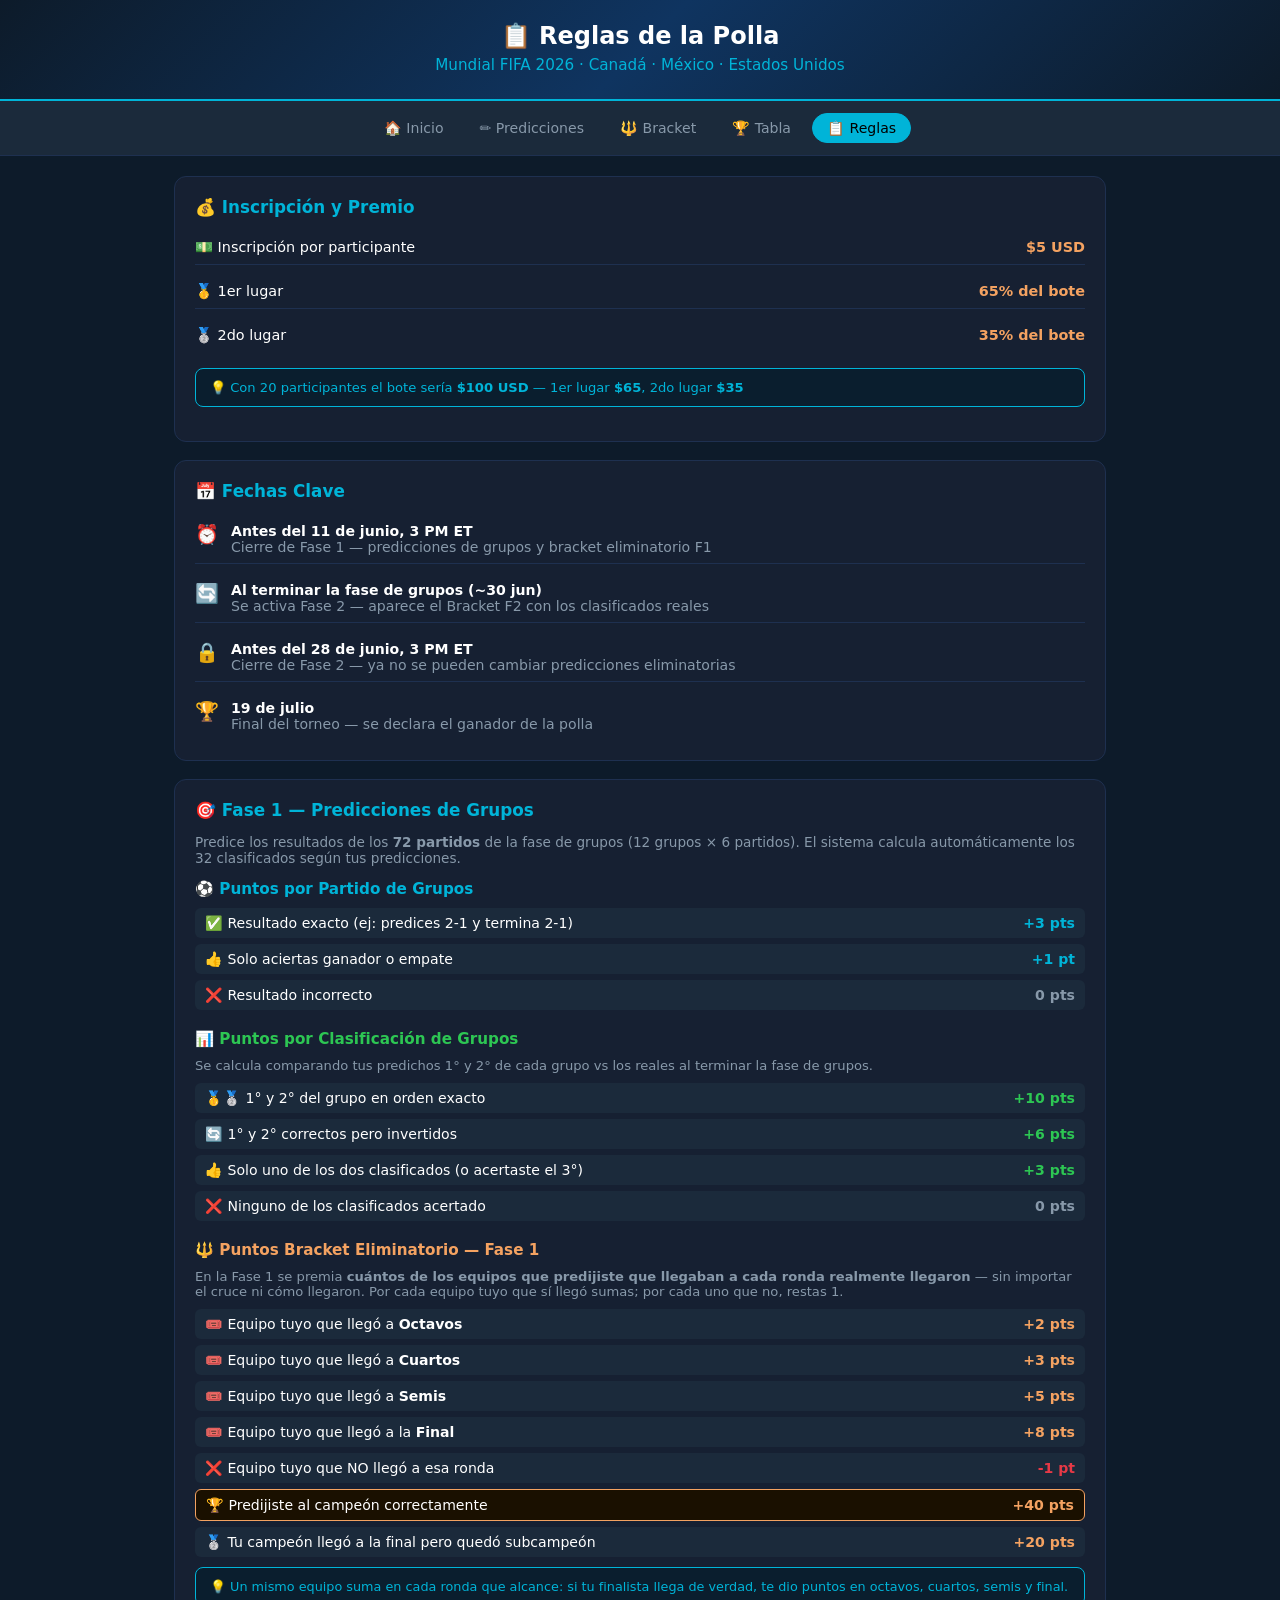
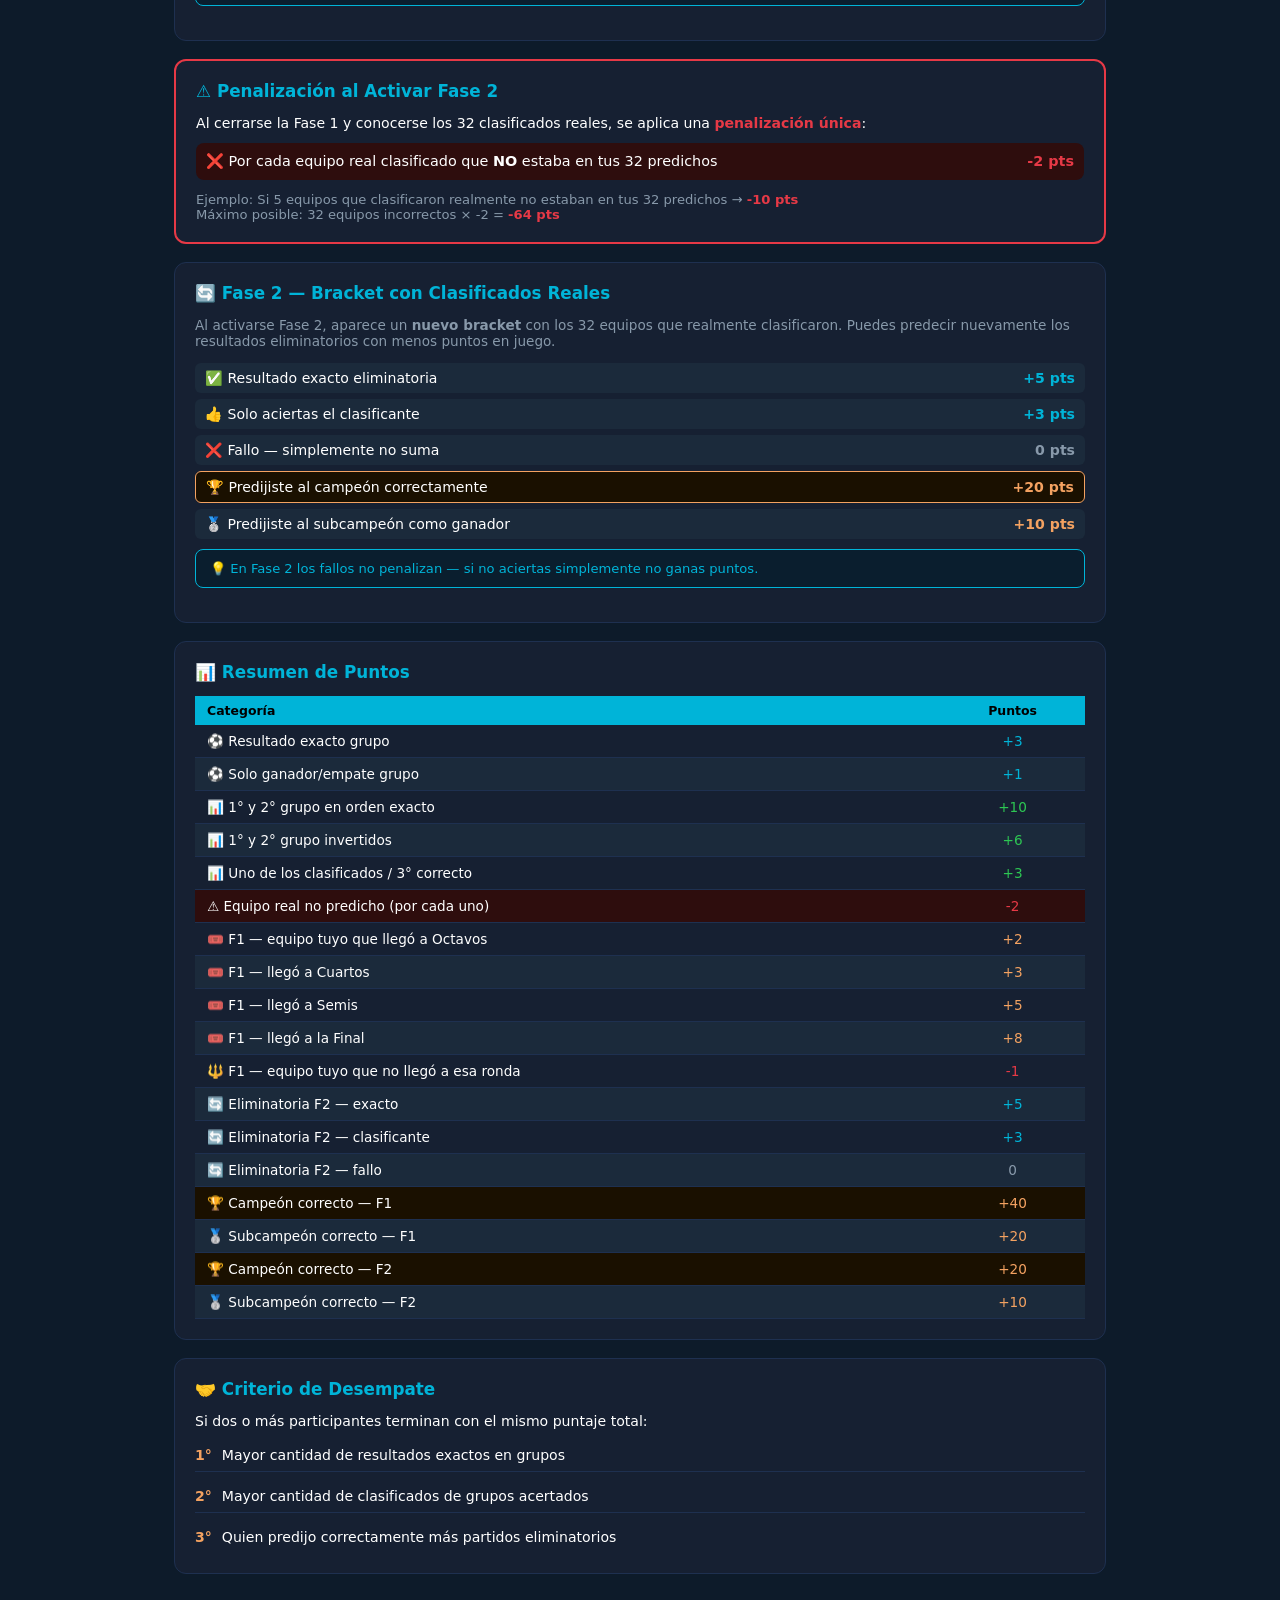
<file: rules.html>
<!DOCTYPE html><html lang="es"><head>
<meta charset="UTF-8"><meta name="viewport" content="width=device-width,initial-scale=1">
<title>Reglas · Polla Mundial 2026</title>
<link rel="stylesheet" href="css/style.css?v=dffb0c5">
</head><body>
<div class="hero" style="padding:22px">
  <h1 style="font-size:1.5rem">📋 Reglas de la Polla</h1>
  <p class="sub">Mundial FIFA 2026 · Canadá · México · Estados Unidos</p>
</div>
<nav>
  <a href="index.html">🏠 Inicio</a>
  <a href="predictions.html">✏️ Predicciones</a>
  <a href="bracket.html">🔱 Bracket</a>
  <a href="leaderboard.html">🏆 Tabla</a>
  <a href="rules.html" class="active">📋 Reglas</a>
</nav>
<div class="container">

  <!-- INSCRIPCIÓN -->
  <div class="card">
    <h2>💰 Inscripción y Premio</h2>
    <div style="display:grid;gap:10px;font-size:.9rem">
      <div style="display:flex;justify-content:space-between;padding:8px 0;border-bottom:1px solid var(--border)">
        <span>💵 Inscripción por participante</span><strong class="text-gold">$5 USD</strong>
      </div>
      <div style="display:flex;justify-content:space-between;padding:8px 0;border-bottom:1px solid var(--border)">
        <span>🥇 1er lugar</span><strong class="text-gold">65% del bote</strong>
      </div>
      <div style="display:flex;justify-content:space-between;padding:8px 0">
        <span>🥈 2do lugar</span><strong class="text-gold">35% del bote</strong>
      </div>
    </div>
    <div class="alert alert-info mt-16" style="font-size:.82rem">
      💡 Con 20 participantes el bote sería <strong>$100 USD</strong> — 1er lugar <strong>$65</strong>, 2do lugar <strong>$35</strong>
    </div>
  </div>

  <!-- FECHAS CLAVE -->
  <div class="card">
    <h2>📅 Fechas Clave</h2>
    <div style="display:grid;gap:10px;font-size:.88rem">
      <div style="display:flex;gap:12px;padding:8px 0;border-bottom:1px solid var(--border);align-items:flex-start">
        <span style="font-size:1.2rem">⏰</span>
        <div><strong>Antes del 11 de junio, 3 PM ET</strong><br><span class="text-gray">Cierre de Fase 1 — predicciones de grupos y bracket eliminatorio F1</span></div>
      </div>
      <div style="display:flex;gap:12px;padding:8px 0;border-bottom:1px solid var(--border);align-items:flex-start">
        <span style="font-size:1.2rem">🔄</span>
        <div><strong>Al terminar la fase de grupos (~30 jun)</strong><br><span class="text-gray">Se activa Fase 2 — aparece el Bracket F2 con los clasificados reales</span></div>
      </div>
      <div style="display:flex;gap:12px;padding:8px 0;border-bottom:1px solid var(--border);align-items:flex-start">
        <span style="font-size:1.2rem">🔒</span>
        <div><strong>Antes del 28 de junio, 3 PM ET</strong><br><span class="text-gray">Cierre de Fase 2 — ya no se pueden cambiar predicciones eliminatorias</span></div>
      </div>
      <div style="display:flex;gap:12px;padding:8px 0;align-items:flex-start">
        <span style="font-size:1.2rem">🏆</span>
        <div><strong>19 de julio</strong><br><span class="text-gray">Final del torneo — se declara el ganador de la polla</span></div>
      </div>
    </div>
  </div>

  <!-- FASE 1 -->
  <div class="card">
    <h2>🎯 Fase 1 — Predicciones de Grupos</h2>
    <p class="text-gray" style="font-size:.85rem;margin-bottom:14px">
      Predice los resultados de los <strong>72 partidos</strong> de la fase de grupos (12 grupos × 6 partidos).
      El sistema calcula automáticamente los 32 clasificados según tus predicciones.
    </p>

    <h3 style="color:var(--accent);margin-bottom:10px;font-size:.95rem">⚽ Puntos por Partido de Grupos</h3>
    <div style="display:grid;gap:6px;font-size:.88rem;margin-bottom:20px">
      <div style="display:flex;justify-content:space-between;padding:7px 10px;background:var(--bg2);border-radius:6px">
        <span>✅ Resultado exacto (ej: predices 2-1 y termina 2-1)</span><strong class="text-accent">+3 pts</strong>
      </div>
      <div style="display:flex;justify-content:space-between;padding:7px 10px;background:var(--bg2);border-radius:6px">
        <span>👍 Solo aciertas ganador o empate</span><strong class="text-accent">+1 pt</strong>
      </div>
      <div style="display:flex;justify-content:space-between;padding:7px 10px;background:var(--bg2);border-radius:6px">
        <span>❌ Resultado incorrecto</span><strong class="text-gray">0 pts</strong>
      </div>
    </div>

    <h3 style="color:var(--green);margin-bottom:10px;font-size:.95rem">📊 Puntos por Clasificación de Grupos</h3>
    <p class="text-gray" style="font-size:.82rem;margin-bottom:10px">
      Se calcula comparando tus predichos 1° y 2° de cada grupo vs los reales al terminar la fase de grupos.
    </p>
    <div style="display:grid;gap:6px;font-size:.88rem;margin-bottom:20px">
      <div style="display:flex;justify-content:space-between;padding:7px 10px;background:var(--bg2);border-radius:6px">
        <span>🥇🥈 1° y 2° del grupo en orden exacto</span><strong class="text-green">+10 pts</strong>
      </div>
      <div style="display:flex;justify-content:space-between;padding:7px 10px;background:var(--bg2);border-radius:6px">
        <span>🔄 1° y 2° correctos pero invertidos</span><strong class="text-green">+6 pts</strong>
      </div>
      <div style="display:flex;justify-content:space-between;padding:7px 10px;background:var(--bg2);border-radius:6px">
        <span>👍 Solo uno de los dos clasificados (o acertaste el 3°)</span><strong class="text-green">+3 pts</strong>
      </div>
      <div style="display:flex;justify-content:space-between;padding:7px 10px;background:var(--bg2);border-radius:6px">
        <span>❌ Ninguno de los clasificados acertado</span><strong class="text-gray">0 pts</strong>
      </div>
    </div>

    <h3 style="color:var(--gold);margin-bottom:10px;font-size:.95rem">🔱 Puntos Bracket Eliminatorio — Fase 1</h3>
    <p class="text-gray" style="font-size:.82rem;margin-bottom:10px">
      En la Fase 1 se premia <strong>cuántos de los equipos que predijiste que llegaban a cada ronda realmente llegaron</strong> — sin importar el cruce ni cómo llegaron. Por cada equipo tuyo que sí llegó sumas; por cada uno que no, restas 1.
    </p>
    <div style="display:grid;gap:6px;font-size:.88rem;margin-bottom:10px">
      <div style="display:flex;justify-content:space-between;padding:7px 10px;background:var(--bg2);border-radius:6px">
        <span>🎟️ Equipo tuyo que llegó a <strong>Octavos</strong></span><strong class="text-gold">+2 pts</strong>
      </div>
      <div style="display:flex;justify-content:space-between;padding:7px 10px;background:var(--bg2);border-radius:6px">
        <span>🎟️ Equipo tuyo que llegó a <strong>Cuartos</strong></span><strong class="text-gold">+3 pts</strong>
      </div>
      <div style="display:flex;justify-content:space-between;padding:7px 10px;background:var(--bg2);border-radius:6px">
        <span>🎟️ Equipo tuyo que llegó a <strong>Semis</strong></span><strong class="text-gold">+5 pts</strong>
      </div>
      <div style="display:flex;justify-content:space-between;padding:7px 10px;background:var(--bg2);border-radius:6px">
        <span>🎟️ Equipo tuyo que llegó a la <strong>Final</strong></span><strong class="text-gold">+8 pts</strong>
      </div>
      <div style="display:flex;justify-content:space-between;padding:7px 10px;background:var(--bg2);border-radius:6px">
        <span>❌ Equipo tuyo que NO llegó a esa ronda</span><strong style="color:var(--red)">-1 pt</strong>
      </div>
      <div style="display:flex;justify-content:space-between;padding:7px 10px;background:#1a1000;border-radius:6px;border:1px solid var(--gold)">
        <span>🏆 Predijiste al campeón correctamente</span><strong class="text-gold">+40 pts</strong>
      </div>
      <div style="display:flex;justify-content:space-between;padding:7px 10px;background:var(--bg2);border-radius:6px">
        <span>🥈 Tu campeón llegó a la final pero quedó subcampeón</span><strong class="text-gold">+20 pts</strong>
      </div>
    </div>
    <div class="alert alert-info" style="font-size:.8rem">💡 Un mismo equipo suma en cada ronda que alcance: si tu finalista llega de verdad, te dio puntos en octavos, cuartos, semis y final.</div>
  </div>

  <!-- TRANSICIÓN F1 → F2 -->
  <div class="card" style="border:2px solid var(--red)">
    <h2>⚠️ Penalización al Activar Fase 2</h2>
    <p style="font-size:.88rem;margin-bottom:12px">
      Al cerrarse la Fase 1 y conocerse los 32 clasificados reales, se aplica una <strong style="color:var(--red)">penalización única</strong>:
    </p>
    <div style="display:flex;justify-content:space-between;padding:10px;background:#2e0d0d;border-radius:8px;font-size:.9rem;margin-bottom:12px">
      <span>❌ Por cada equipo real clasificado que <strong>NO</strong> estaba en tus 32 predichos</span>
      <strong style="color:var(--red);margin-left:12px;white-space:nowrap">-2 pts</strong>
    </div>
    <p class="text-gray" style="font-size:.82rem">
      Ejemplo: Si 5 equipos que clasificaron realmente no estaban en tus 32 predichos → <strong style="color:var(--red)">-10 pts</strong><br>
      Máximo posible: 32 equipos incorrectos × -2 = <strong style="color:var(--red)">-64 pts</strong>
    </p>
  </div>

  <!-- FASE 2 -->
  <div class="card">
    <h2>🔄 Fase 2 — Bracket con Clasificados Reales</h2>
    <p class="text-gray" style="font-size:.85rem;margin-bottom:14px">
      Al activarse Fase 2, aparece un <strong>nuevo bracket</strong> con los 32 equipos que realmente clasificaron.
      Puedes predecir nuevamente los resultados eliminatorios con menos puntos en juego.
    </p>
    <div style="display:grid;gap:6px;font-size:.88rem;margin-bottom:10px">
      <div style="display:flex;justify-content:space-between;padding:7px 10px;background:var(--bg2);border-radius:6px">
        <span>✅ Resultado exacto eliminatoria</span><strong style="color:#00b4d8">+5 pts</strong>
      </div>
      <div style="display:flex;justify-content:space-between;padding:7px 10px;background:var(--bg2);border-radius:6px">
        <span>👍 Solo aciertas el clasificante</span><strong style="color:#00b4d8">+3 pts</strong>
      </div>
      <div style="display:flex;justify-content:space-between;padding:7px 10px;background:var(--bg2);border-radius:6px">
        <span>❌ Fallo — simplemente no suma</span><strong class="text-gray">0 pts</strong>
      </div>
      <div style="display:flex;justify-content:space-between;padding:7px 10px;background:#1a1000;border-radius:6px;border:1px solid var(--gold)">
        <span>🏆 Predijiste al campeón correctamente</span><strong class="text-gold">+20 pts</strong>
      </div>
      <div style="display:flex;justify-content:space-between;padding:7px 10px;background:var(--bg2);border-radius:6px">
        <span>🥈 Predijiste al subcampeón como ganador</span><strong class="text-gold">+10 pts</strong>
      </div>
    </div>
    <div class="alert alert-info mt-8" style="font-size:.82rem">
      💡 En Fase 2 los fallos no penalizan — si no aciertas simplemente no ganas puntos.
    </div>
  </div>

  <!-- RESUMEN TOTAL -->
  <div class="card">
    <h2>📊 Resumen de Puntos</h2>
    <div style="overflow-x:auto">
      <table class="standings-table" style="font-size:.85rem">
        <thead>
          <tr><th>Categoría</th><th>Puntos</th></tr>
        </thead>
        <tbody>
          <tr><td>⚽ Resultado exacto grupo</td><td style="color:var(--accent)">+3</td></tr>
          <tr><td>⚽ Solo ganador/empate grupo</td><td style="color:var(--accent)">+1</td></tr>
          <tr><td>📊 1° y 2° grupo en orden exacto</td><td style="color:var(--green)">+10</td></tr>
          <tr><td>📊 1° y 2° grupo invertidos</td><td style="color:var(--green)">+6</td></tr>
          <tr><td>📊 Uno de los clasificados / 3° correcto</td><td style="color:var(--green)">+3</td></tr>
          <tr style="background:#2e0d0d"><td>⚠️ Equipo real no predicho (por cada uno)</td><td style="color:var(--red)">-2</td></tr>
          <tr><td>🎟️ F1 — equipo tuyo que llegó a Octavos</td><td style="color:var(--gold)">+2</td></tr>
          <tr><td>🎟️ F1 — llegó a Cuartos</td><td style="color:var(--gold)">+3</td></tr>
          <tr><td>🎟️ F1 — llegó a Semis</td><td style="color:var(--gold)">+5</td></tr>
          <tr><td>🎟️ F1 — llegó a la Final</td><td style="color:var(--gold)">+8</td></tr>
          <tr><td>🔱 F1 — equipo tuyo que no llegó a esa ronda</td><td style="color:var(--red)">-1</td></tr>
          <tr><td>🔄 Eliminatoria F2 — exacto</td><td style="color:#00b4d8">+5</td></tr>
          <tr><td>🔄 Eliminatoria F2 — clasificante</td><td style="color:#00b4d8">+3</td></tr>
          <tr><td>🔄 Eliminatoria F2 — fallo</td><td class="text-gray">0</td></tr>
          <tr style="background:#1a1000"><td>🏆 Campeón correcto — F1</td><td style="color:var(--gold)">+40</td></tr>
          <tr><td>🥈 Subcampeón correcto — F1</td><td style="color:var(--gold)">+20</td></tr>
          <tr style="background:#1a1000"><td>🏆 Campeón correcto — F2</td><td style="color:var(--gold)">+20</td></tr>
          <tr><td>🥈 Subcampeón correcto — F2</td><td style="color:var(--gold)">+10</td></tr>
        </tbody>
      </table>
    </div>
  </div>

  <!-- DESEMPATE -->
  <div class="card">
    <h2>🤝 Criterio de Desempate</h2>
    <p style="font-size:.88rem;margin-bottom:10px">Si dos o más participantes terminan con el mismo puntaje total:</p>
    <div style="display:grid;gap:8px;font-size:.88rem;counter-reset:tie">
      <div style="display:flex;gap:10px;padding:8px 0;border-bottom:1px solid var(--border)">
        <span style="color:var(--gold);font-weight:700">1°</span>
        <span>Mayor cantidad de resultados exactos en grupos</span>
      </div>
      <div style="display:flex;gap:10px;padding:8px 0;border-bottom:1px solid var(--border)">
        <span style="color:var(--gold);font-weight:700">2°</span>
        <span>Mayor cantidad de clasificados de grupos acertados</span>
      </div>
      <div style="display:flex;gap:10px;padding:8px 0">
        <span style="color:var(--gold);font-weight:700">3°</span>
        <span>Quien predijo correctamente más partidos eliminatorios</span>
      </div>
    </div>
  </div>

</div>
<script>
function logout(){localStorage.removeItem('polla_p');window.location.href='index.html';}
</script>
</body></html>
</file>
<file: css/style.css>
:root{--bg:#0d1b2a;--bg2:#1b2a3b;--card:#162032;--accent:#00b4d8;--gold:#f4a261;--green:#2dc653;--red:#e63946;--white:#fff;--gray:#8899aa;--yellow:#ffd166;--border:#1e3050;}
*{box-sizing:border-box;margin:0;padding:0;}
body{font-family:'Segoe UI',system-ui,sans-serif;background:var(--bg);color:var(--white);min-height:100vh;}
.hero{background:linear-gradient(135deg,#0d1b2a,#0f3460,#0d1b2a);padding:40px 20px 28px;text-align:center;border-bottom:2px solid var(--accent);}
.hero h1{font-size:clamp(1.4rem,5vw,2.6rem);margin-bottom:6px;}
.hero .sub{color:var(--accent);font-size:.95rem;margin-bottom:3px;}
.hero .dates{color:var(--gray);font-size:.82rem;}
.trophy{font-size:2.8rem;display:block;margin-bottom:10px;}
nav{display:flex;justify-content:center;gap:6px;padding:12px 16px;background:var(--bg2);border-bottom:1px solid var(--border);flex-wrap:wrap;}
nav a{color:var(--gray);text-decoration:none;padding:6px 14px;border-radius:20px;font-size:.88rem;transition:all .2s;border:1px solid transparent;}
nav a:hover,nav a.active{color:#000;background:var(--accent);border-color:var(--accent);}
.container{max-width:960px;margin:0 auto;padding:20px 14px;}
.card{background:var(--card);border:1px solid var(--border);border-radius:12px;padding:20px;margin-bottom:18px;}
.card h2{font-size:1.05rem;color:var(--accent);margin-bottom:14px;display:flex;align-items:center;gap:8px;}
.btn{display:inline-block;padding:11px 26px;border-radius:8px;border:none;font-size:.95rem;font-weight:600;cursor:pointer;transition:all .2s;text-decoration:none;}
.btn-primary{background:var(--accent);color:#000;}.btn-primary:hover{background:#00caf0;}
.btn-gold{background:var(--gold);color:#000;}.btn-gold:hover{background:#f5b87a;}
.btn-red{background:var(--red);color:#fff;}.btn-green{background:var(--green);color:#000;}
.btn-sm{padding:6px 14px;font-size:.82rem;}.btn-block{width:100%;display:block;text-align:center;}
input,select{background:var(--bg2);border:1px solid var(--border);color:var(--white);padding:9px 12px;border-radius:8px;font-size:.95rem;width:100%;outline:none;transition:border .2s;}
input:focus,select:focus{border-color:var(--accent);}
input::placeholder{color:var(--gray);}
label{display:block;margin-bottom:5px;color:var(--gray);font-size:.82rem;}
.form-group{margin-bottom:14px;}
/* Match input row */
.match-row{display:grid;grid-template-columns:1fr 52px 24px 52px 1fr;gap:6px;align-items:center;padding:9px 10px;border-radius:8px;margin-bottom:4px;background:var(--bg2);border:1px solid var(--border);}
.match-row:hover{border-color:var(--accent);}
.team-name{font-size:.88rem;font-weight:500;}
.team-name.home{text-align:right;}.team-name.away{text-align:left;}
.goal-input input{width:46px;text-align:center;padding:5px 2px;font-size:1rem;font-weight:700;color:var(--yellow);background:#0a1628;border-color:#c8a000;}
.vs-sep{text-align:center;color:var(--gray);font-size:.78rem;}
.match-meta{font-size:.72rem;color:var(--gray);text-align:center;margin-bottom:3px;}
.grp-hdr{display:flex;align-items:center;gap:8px;padding:9px 12px;border-radius:8px;margin:18px 0 8px;font-weight:700;}
/* Group badges */
.grp{display:inline-flex;align-items:center;justify-content:center;width:26px;height:26px;border-radius:6px;font-weight:700;font-size:.82rem;color:#fff;flex-shrink:0;}
.gA{background:#c1121f}.gB{background:#6a0572}.gC{background:#0077b6}.gD{background:#028a0f}
.gE{background:#e76f51}.gF{background:#457b9d}.gG{background:#2b9348}.gH{background:#7209b7}
.gI{background:#f77f00}.gJ{background:#3a86ff}.gK{background:#d62828}.gL{background:#4cc9f0;color:#000}
/* Standings table */
.standings-table{width:100%;border-collapse:collapse;font-size:.85rem;}
.standings-table th{background:var(--accent);color:#000;padding:7px 8px;text-align:center;font-size:.78rem;}
.standings-table th:first-child{text-align:left;padding-left:12px;}
.standings-table td{padding:8px;text-align:center;border-bottom:1px solid var(--border);}
.standings-table td:first-child{text-align:left;padding-left:12px;font-weight:500;}
.standings-table tr:nth-child(even){background:var(--bg2);}
.standings-table tr.q1{border-left:3px solid var(--green);}
.standings-table tr.q2{border-left:3px solid var(--accent);}
.standings-table tr.q3{border-left:3px solid var(--yellow);}
/* Bracket */
.bracket-wrap{overflow-x:auto;padding-bottom:12px;}
.bracket{display:flex;gap:0;min-width:900px;}
.bracket-round{flex:1;display:flex;flex-direction:column;padding:0 6px;}
.bracket-round h3{text-align:center;font-size:.78rem;color:var(--accent);padding:8px 0;border-bottom:1px solid var(--border);margin-bottom:8px;}
.bracket-matches{display:flex;flex-direction:column;gap:8px;flex:1;justify-content:space-around;}
.bracket-match{background:var(--bg2);border:1px solid var(--border);border-radius:8px;overflow:hidden;}
.bracket-match.done{border-color:var(--green);}
.bracket-team{display:flex;align-items:center;justify-content:space-between;padding:6px 10px;font-size:.82rem;gap:6px;}
.bracket-team+.bracket-team{border-top:1px solid var(--border);}
.bracket-team.winner{background:#0d2e1a;font-weight:700;color:var(--green);}
.bracket-score{font-weight:700;color:var(--yellow);min-width:20px;text-align:center;}
.bracket-input{width:36px;padding:3px;text-align:center;font-size:.9rem;font-weight:700;color:var(--yellow);background:#0a1628;border:1px solid #c8a000;border-radius:4px;}
/* Leaderboard */
.lb-row{display:grid;grid-template-columns:38px 1fr 80px 70px;align-items:center;padding:11px 14px;border-radius:8px;margin-bottom:5px;background:var(--bg2);border:1px solid var(--border);cursor:pointer;transition:all .2s;}
.lb-row:hover{border-color:var(--accent);}
.lb-rank{font-size:1.1rem;font-weight:700;text-align:center;}
.lb-rank.g{color:#ffd700;}.lb-rank.s{color:#c0c0c0;}.lb-rank.b{color:#cd7f32;}
.lb-name{font-weight:600;font-size:.92rem;}
.lb-pts{font-size:1.05rem;font-weight:700;color:var(--gold);text-align:center;}
.lb-paid{font-size:.78rem;text-align:center;}
.lb-paid.yes{color:var(--green);}.lb-paid.no{color:var(--red);}
/* Breakdown modal */
.modal-bg{display:none;position:fixed;inset:0;background:rgba(0,0,0,.75);z-index:100;align-items:center;justify-content:center;}
.modal-bg.open{display:flex;}
.modal{background:var(--card);border:1px solid var(--border);border-radius:14px;padding:24px;max-width:560px;width:90%;max-height:85vh;overflow-y:auto;}
.modal h2{color:var(--accent);margin-bottom:16px;}
.bd-section{margin-bottom:16px;}
.bd-section h3{color:var(--gray);font-size:.82rem;text-transform:uppercase;margin-bottom:8px;border-bottom:1px solid var(--border);padding-bottom:4px;}
.bd-row{display:flex;justify-content:space-between;padding:5px 0;font-size:.85rem;border-bottom:1px solid #0a1628;}
.bd-pts{font-weight:700;}.bd-pts.pos{color:var(--green);}.bd-pts.neg{color:var(--red);}.bd-pts.zero{color:var(--gray);}
.bd-total{display:flex;justify-content:space-between;padding:12px 0;font-size:1.1rem;font-weight:700;border-top:2px solid var(--accent);margin-top:8px;}
/* Alert */
.alert{padding:11px 14px;border-radius:8px;margin-bottom:14px;font-size:.88rem;}
.alert-success{background:#0d2e1a;border:1px solid var(--green);color:var(--green);}
.alert-error{background:#2e0d0d;border:1px solid var(--red);color:var(--red);}
.alert-info{background:#0a1e2e;border:1px solid var(--accent);color:var(--accent);}
.alert-warn{background:#2e1d00;border:1px solid var(--gold);color:var(--gold);}
/* Tabs */
.tabs{display:flex;gap:4px;margin-bottom:18px;flex-wrap:wrap;}
.tab-btn{padding:7px 16px;border-radius:6px;border:1px solid var(--border);background:var(--bg2);color:var(--gray);cursor:pointer;font-size:.82rem;transition:all .2s;}
.tab-btn.active{background:var(--accent);color:#000;border-color:var(--accent);font-weight:600;}
/* Prize */
.prize-grid{display:grid;grid-template-columns:1fr 1fr;gap:10px;margin-top:10px;}
.prize-item{background:var(--bg);border-radius:8px;padding:14px;text-align:center;border:1px solid var(--border);}
.prize-medal{font-size:1.8rem;margin-bottom:3px;}
.prize-lbl{color:var(--gray);font-size:.75rem;}
.prize-amt{font-size:1.3rem;font-weight:700;color:var(--gold);}
/* Qualified grid */
.qualified-grid{display:grid;grid-template-columns:repeat(auto-fill,minmax(200px,1fr));gap:8px;}
.qualified-card{background:var(--bg2);border-radius:8px;padding:10px 12px;border:1px solid var(--border);}
.qualified-card .grp-label{font-size:.75rem;color:var(--gray);margin-bottom:4px;}
.qualified-team{font-size:.88rem;font-weight:500;padding:3px 0;}
.qualified-team.first{color:var(--gold);}
.qualified-team.second{color:var(--accent);}
.qualified-team.third{color:var(--green);}
/* Utils */
.text-center{text-align:center;}.text-gold{color:var(--gold);}.text-accent{color:var(--accent);}
.text-gray{color:var(--gray);}.text-green{color:var(--green);}.text-red{color:var(--red);}
.mt-8{margin-top:8px;}.mt-16{margin-top:16px;}.mt-24{margin-top:24px;}
.spinner{display:inline-block;width:18px;height:18px;border:3px solid var(--border);border-top-color:var(--accent);border-radius:50%;animation:spin .8s linear infinite;}
@keyframes spin{to{transform:rotate(360deg);}}
.loading{text-align:center;padding:36px;color:var(--gray);}
@media(max-width:600px){
  .match-row{grid-template-columns:1fr 44px 20px 44px 1fr;gap:3px;padding:7px;}
  .team-name{font-size:.78rem;}
  .prize-grid{grid-template-columns:1fr;}
  .lb-row{grid-template-columns:32px 1fr 66px 54px;}
  /* Bracket móvil: una ronda por pantalla, swipe horizontal con snap */
  .bracket{min-width:1150px;}
  .bracket-round{min-width:215px;scroll-snap-align:start;}
  .bracket-wrap{scroll-snap-type:x proximity;-webkit-overflow-scrolling:touch;}
  .bracket-team{padding:9px 8px;}
  .bracket-input{width:44px;padding:8px 3px;font-size:1rem;}
}

/* Bracket input fix */
.bracket-input {
  position: relative;
  z-index: 10;
  pointer-events: auto !important;
  cursor: text !important;
}
.bracket-match {
  position: relative;
  z-index: 5;
}
.bracket-wrap {
  overflow-x: auto;
  overflow-y: visible !important;
}
</file>
